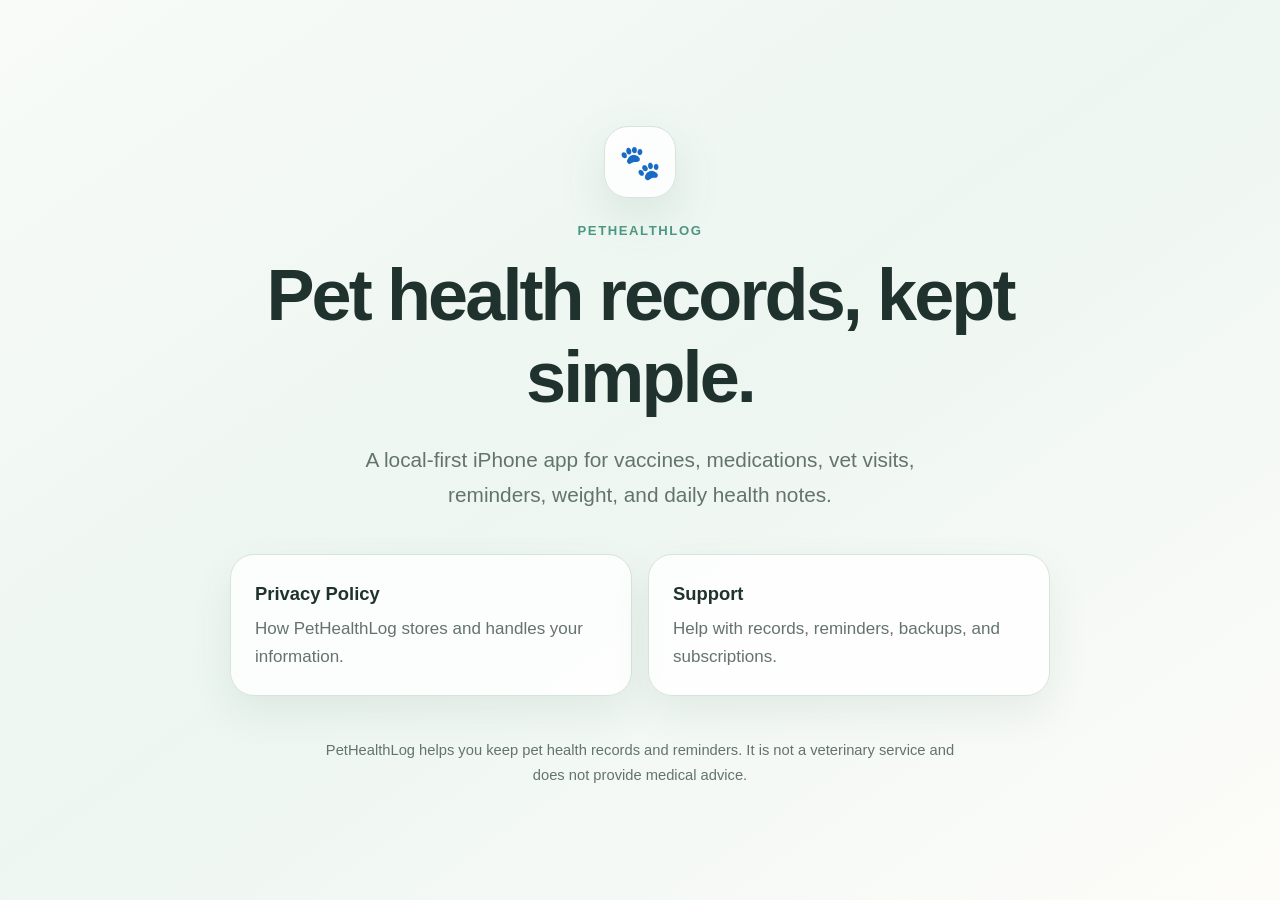
<file: index.html>
<!doctype html>
<html lang="en">
<head>
  <meta charset="utf-8">
  <meta name="viewport" content="width=device-width, initial-scale=1">
  <title>PetHealthLog</title>
  <link rel="stylesheet" href="styles.css">
</head>
<body>
  <main class="shell hero">
    <div class="brand-mark" aria-hidden="true">🐾</div>
    <p class="eyebrow">PetHealthLog</p>
    <h1>Pet health records, kept simple.</h1>
    <p class="lede">A local-first iPhone app for vaccines, medications, vet visits, reminders, weight, and daily health notes.</p>
    <nav class="cards" aria-label="PetHealthLog information">
      <a class="card" href="privacy.html">
        <span class="card-title">Privacy Policy</span>
        <span class="card-copy">How PetHealthLog stores and handles your information.</span>
      </a>
      <a class="card" href="support.html">
        <span class="card-title">Support</span>
        <span class="card-copy">Help with records, reminders, backups, and subscriptions.</span>
      </a>
    </nav>
    <p class="disclaimer">PetHealthLog helps you keep pet health records and reminders. It is not a veterinary service and does not provide medical advice.</p>
  </main>
</body>
</html>
</file>
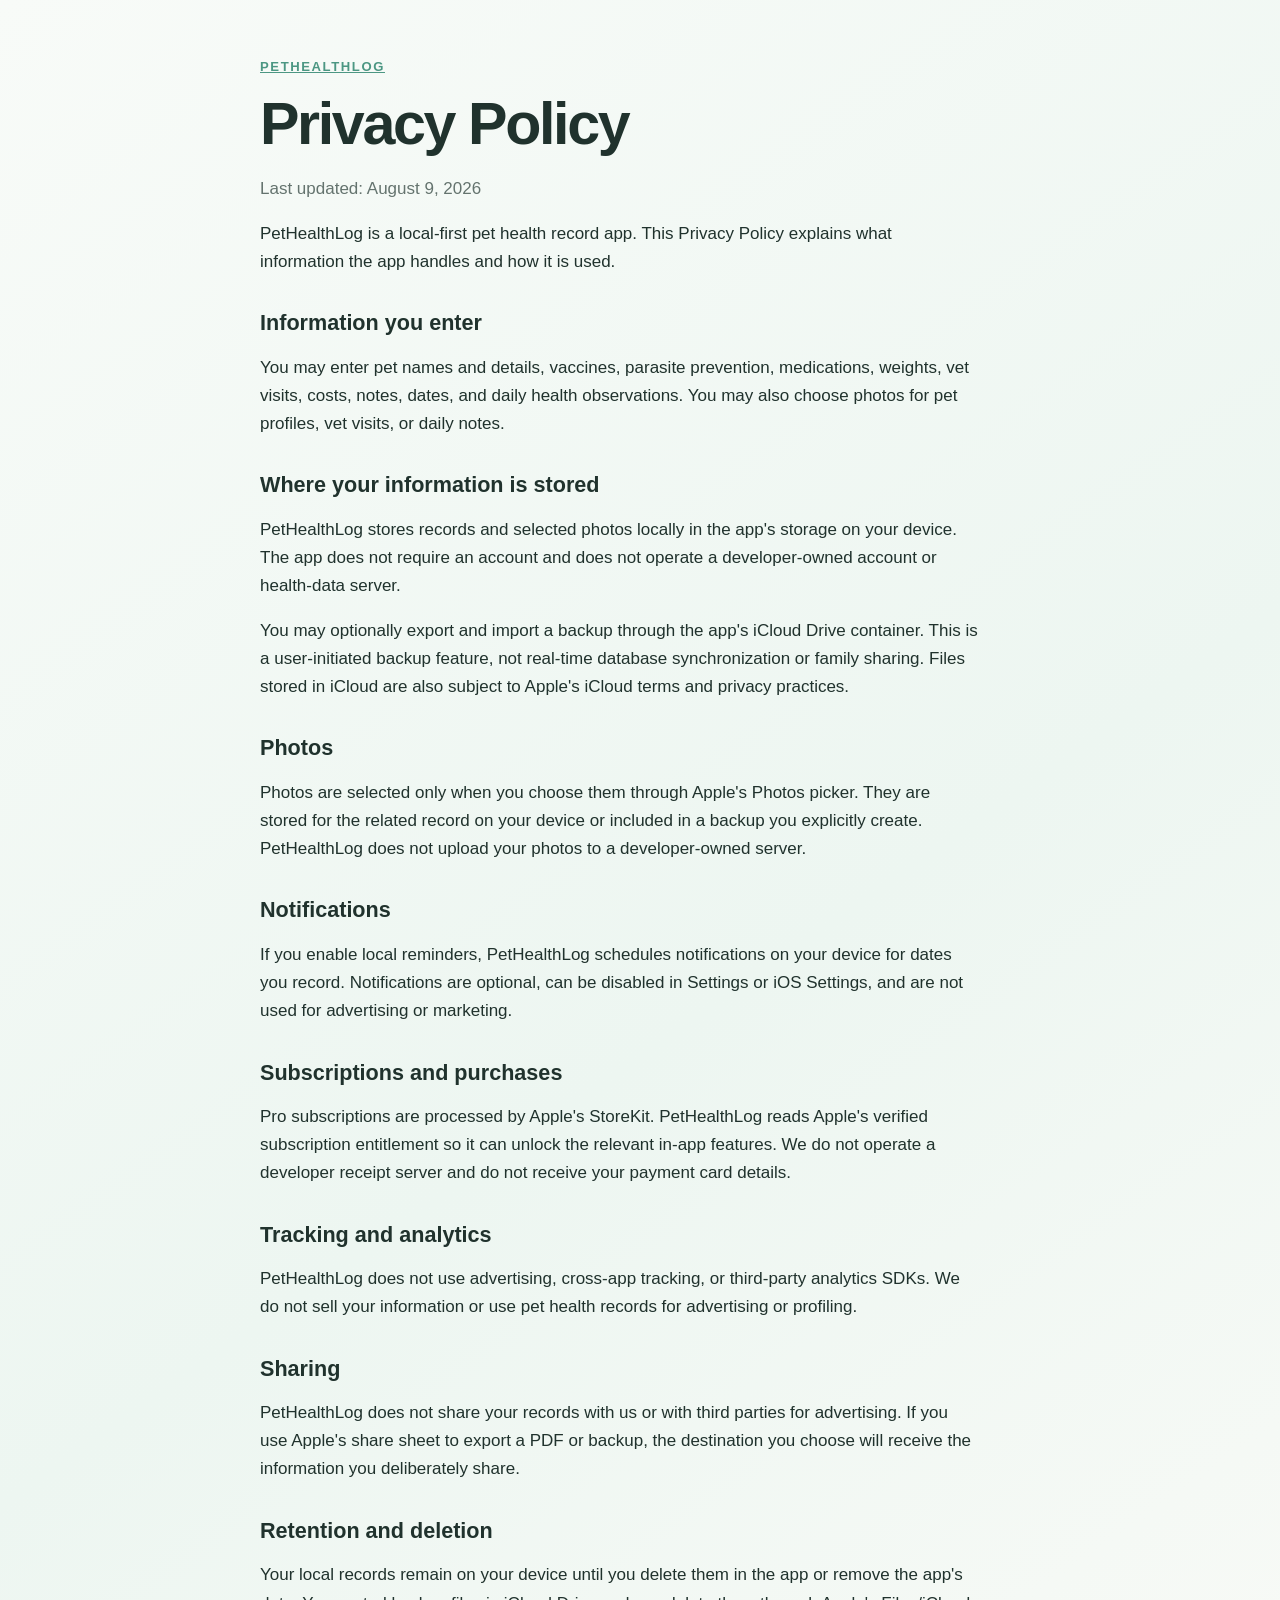
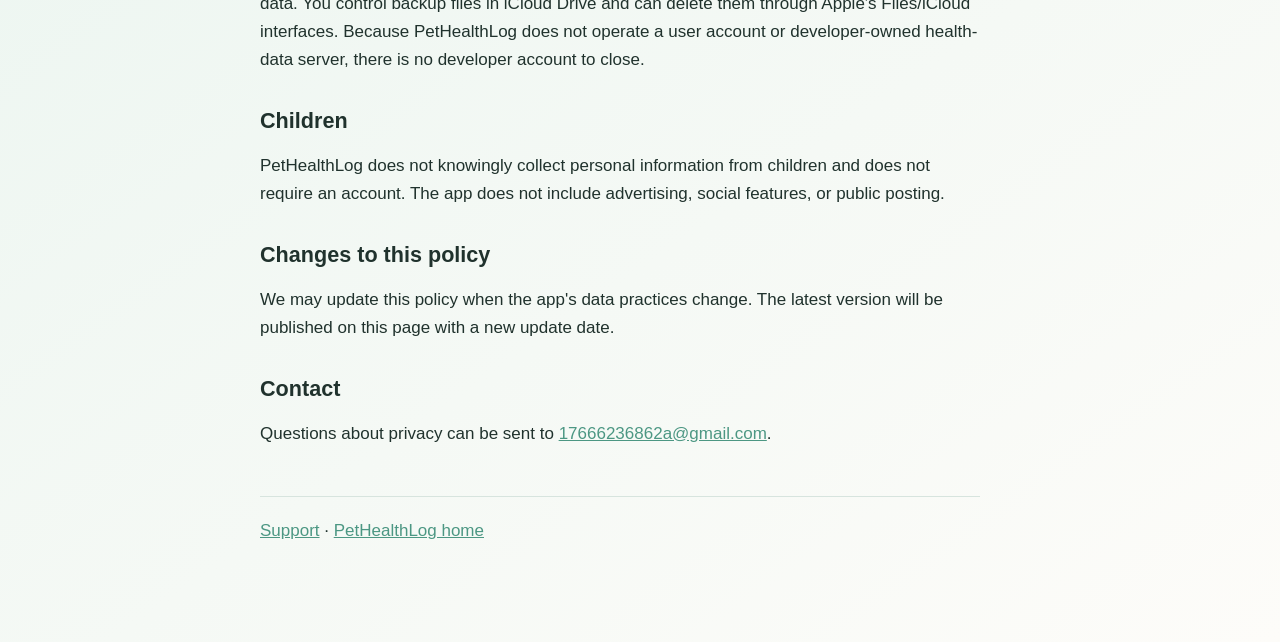
<file: privacy.html>
<!doctype html>
<html lang="en">
<head>
  <meta charset="utf-8">
  <meta name="viewport" content="width=device-width, initial-scale=1">
  <title>Privacy Policy · PetHealthLog</title>
  <link rel="stylesheet" href="styles.css">
</head>
<body>
  <main class="shell document">
    <p class="eyebrow"><a href="index.html">PetHealthLog</a></p>
    <h1>Privacy Policy</h1>
    <p class="muted">Last updated: August 9, 2026</p>

    <p>PetHealthLog is a local-first pet health record app. This Privacy Policy explains what information the app handles and how it is used.</p>

    <h2>Information you enter</h2>
    <p>You may enter pet names and details, vaccines, parasite prevention, medications, weights, vet visits, costs, notes, dates, and daily health observations. You may also choose photos for pet profiles, vet visits, or daily notes.</p>

    <h2>Where your information is stored</h2>
    <p>PetHealthLog stores records and selected photos locally in the app's storage on your device. The app does not require an account and does not operate a developer-owned account or health-data server.</p>
    <p>You may optionally export and import a backup through the app's iCloud Drive container. This is a user-initiated backup feature, not real-time database synchronization or family sharing. Files stored in iCloud are also subject to Apple's iCloud terms and privacy practices.</p>

    <h2>Photos</h2>
    <p>Photos are selected only when you choose them through Apple's Photos picker. They are stored for the related record on your device or included in a backup you explicitly create. PetHealthLog does not upload your photos to a developer-owned server.</p>

    <h2>Notifications</h2>
    <p>If you enable local reminders, PetHealthLog schedules notifications on your device for dates you record. Notifications are optional, can be disabled in Settings or iOS Settings, and are not used for advertising or marketing.</p>

    <h2>Subscriptions and purchases</h2>
    <p>Pro subscriptions are processed by Apple's StoreKit. PetHealthLog reads Apple's verified subscription entitlement so it can unlock the relevant in-app features. We do not operate a developer receipt server and do not receive your payment card details.</p>

    <h2>Tracking and analytics</h2>
    <p>PetHealthLog does not use advertising, cross-app tracking, or third-party analytics SDKs. We do not sell your information or use pet health records for advertising or profiling.</p>

    <h2>Sharing</h2>
    <p>PetHealthLog does not share your records with us or with third parties for advertising. If you use Apple's share sheet to export a PDF or backup, the destination you choose will receive the information you deliberately share.</p>

    <h2>Retention and deletion</h2>
    <p>Your local records remain on your device until you delete them in the app or remove the app's data. You control backup files in iCloud Drive and can delete them through Apple's Files/iCloud interfaces. Because PetHealthLog does not operate a user account or developer-owned health-data server, there is no developer account to close.</p>

    <h2>Children</h2>
    <p>PetHealthLog does not knowingly collect personal information from children and does not require an account. The app does not include advertising, social features, or public posting.</p>

    <h2>Changes to this policy</h2>
    <p>We may update this policy when the app's data practices change. The latest version will be published on this page with a new update date.</p>

    <h2>Contact</h2>
    <p>Questions about privacy can be sent to <a href="mailto:17666236862a@gmail.com">17666236862a@gmail.com</a>.</p>

    <p class="footer-links"><a href="support.html">Support</a> · <a href="index.html">PetHealthLog home</a></p>
  </main>
</body>
</html>
</file>
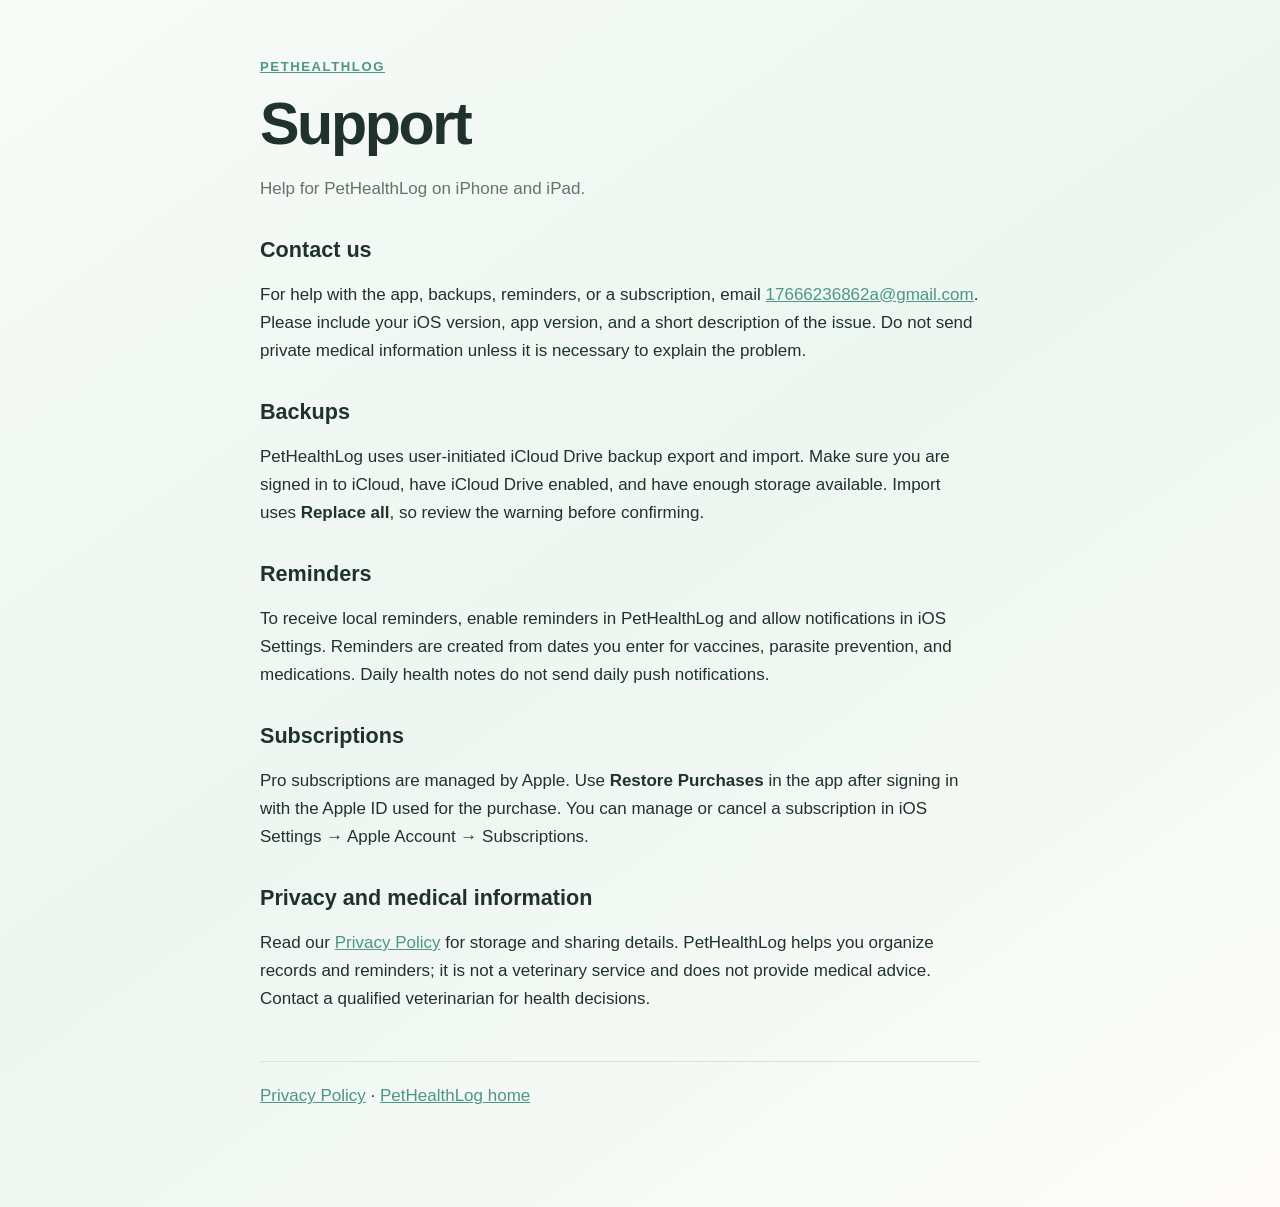
<file: support.html>
<!doctype html>
<html lang="en">
<head>
  <meta charset="utf-8">
  <meta name="viewport" content="width=device-width, initial-scale=1">
  <title>Support · PetHealthLog</title>
  <link rel="stylesheet" href="styles.css">
</head>
<body>
  <main class="shell document">
    <p class="eyebrow"><a href="index.html">PetHealthLog</a></p>
    <h1>Support</h1>
    <p class="muted">Help for PetHealthLog on iPhone and iPad.</p>

    <h2>Contact us</h2>
    <p>For help with the app, backups, reminders, or a subscription, email <a href="mailto:17666236862a@gmail.com">17666236862a@gmail.com</a>. Please include your iOS version, app version, and a short description of the issue. Do not send private medical information unless it is necessary to explain the problem.</p>

    <h2>Backups</h2>
    <p>PetHealthLog uses user-initiated iCloud Drive backup export and import. Make sure you are signed in to iCloud, have iCloud Drive enabled, and have enough storage available. Import uses <strong>Replace all</strong>, so review the warning before confirming.</p>

    <h2>Reminders</h2>
    <p>To receive local reminders, enable reminders in PetHealthLog and allow notifications in iOS Settings. Reminders are created from dates you enter for vaccines, parasite prevention, and medications. Daily health notes do not send daily push notifications.</p>

    <h2>Subscriptions</h2>
    <p>Pro subscriptions are managed by Apple. Use <strong>Restore Purchases</strong> in the app after signing in with the Apple ID used for the purchase. You can manage or cancel a subscription in iOS Settings → Apple Account → Subscriptions.</p>

    <h2>Privacy and medical information</h2>
    <p>Read our <a href="privacy.html">Privacy Policy</a> for storage and sharing details. PetHealthLog helps you organize records and reminders; it is not a veterinary service and does not provide medical advice. Contact a qualified veterinarian for health decisions.</p>

    <p class="footer-links"><a href="privacy.html">Privacy Policy</a> · <a href="index.html">PetHealthLog home</a></p>
  </main>
</body>
</html>
</file>
<file: styles.css>
:root {
  color-scheme: light;
  --ink: #20322d;
  --muted: #64736e;
  --sage: #4c9783;
  --sage-soft: #e5f1ec;
  --line: #d7e4de;
  --paper: #fbfcfa;
  --surface: rgba(255, 255, 255, .84);
}

* { box-sizing: border-box; }

body {
  margin: 0;
  min-height: 100vh;
  color: var(--ink);
  background: linear-gradient(145deg, #f8fbf8 0%, #edf6f1 48%, #fdfcf9 100%);
  font: 17px/1.65 -apple-system, BlinkMacSystemFont, "SF Pro Text", "Segoe UI", sans-serif;
}

a { color: var(--sage); }

.shell {
  width: min(100% - 36px, 820px);
  margin: 0 auto;
}

.hero {
  padding: 14vh 0 10vh;
  text-align: center;
}

.brand-mark {
  display: grid;
  width: 72px;
  height: 72px;
  margin: 0 auto 22px;
  place-items: center;
  border: 1px solid var(--line);
  border-radius: 24px;
  background: var(--surface);
  box-shadow: 0 18px 50px rgba(57, 105, 88, .13);
  font-size: 34px;
}

.eyebrow {
  margin: 0 0 12px;
  color: var(--sage);
  font-size: .82rem;
  font-weight: 700;
  letter-spacing: .12em;
  text-transform: uppercase;
}

h1, h2 { line-height: 1.15; }
h1 { margin: 0; font-size: clamp(2.2rem, 6vw, 4.5rem); letter-spacing: -.04em; }
h2 { margin-top: 2.2rem; font-size: 1.35rem; }

.lede {
  max-width: 620px;
  margin: 24px auto 42px;
  color: var(--muted);
  font-size: clamp(1.05rem, 2.5vw, 1.3rem);
}

.cards {
  display: grid;
  grid-template-columns: repeat(2, minmax(0, 1fr));
  gap: 16px;
  text-align: left;
}

.card {
  display: block;
  padding: 24px;
  border: 1px solid var(--line);
  border-radius: 24px;
  background: var(--surface);
  box-shadow: 0 16px 40px rgba(57, 105, 88, .09);
  text-decoration: none;
  transition: transform .2s ease, border-color .2s ease;
}

.card:hover, .card:focus-visible { transform: translateY(-2px); border-color: var(--sage); }
.card-title { display: block; margin-bottom: 6px; color: var(--ink); font-size: 1.15rem; font-weight: 700; }
.card-copy { display: block; color: var(--muted); }
.disclaimer { max-width: 650px; margin: 42px auto 0; color: var(--muted); font-size: .92rem; }

.document {
  max-width: 760px;
  padding: 56px 0 80px;
}

.document h1 { font-size: clamp(2.2rem, 5vw, 3.7rem); }
.document p { max-width: 720px; }
.muted { color: var(--muted); }
.footer-links { margin-top: 48px; padding-top: 20px; border-top: 1px solid var(--line); }

@media (max-width: 620px) {
  body { font-size: 16px; }
  .hero { padding-top: 10vh; }
  .cards { grid-template-columns: 1fr; }
  .card { padding: 20px; }
}

@media (prefers-color-scheme: dark) {
  :root { color-scheme: dark; --ink: #edf7f1; --muted: #aabdb5; --sage-soft: #1d3c33; --line: #315248; --paper: #12221e; --surface: rgba(22, 43, 37, .86); }
  body { background: linear-gradient(145deg, #10211d 0%, #17342c 48%, #111e1c 100%); }
}
</file>
